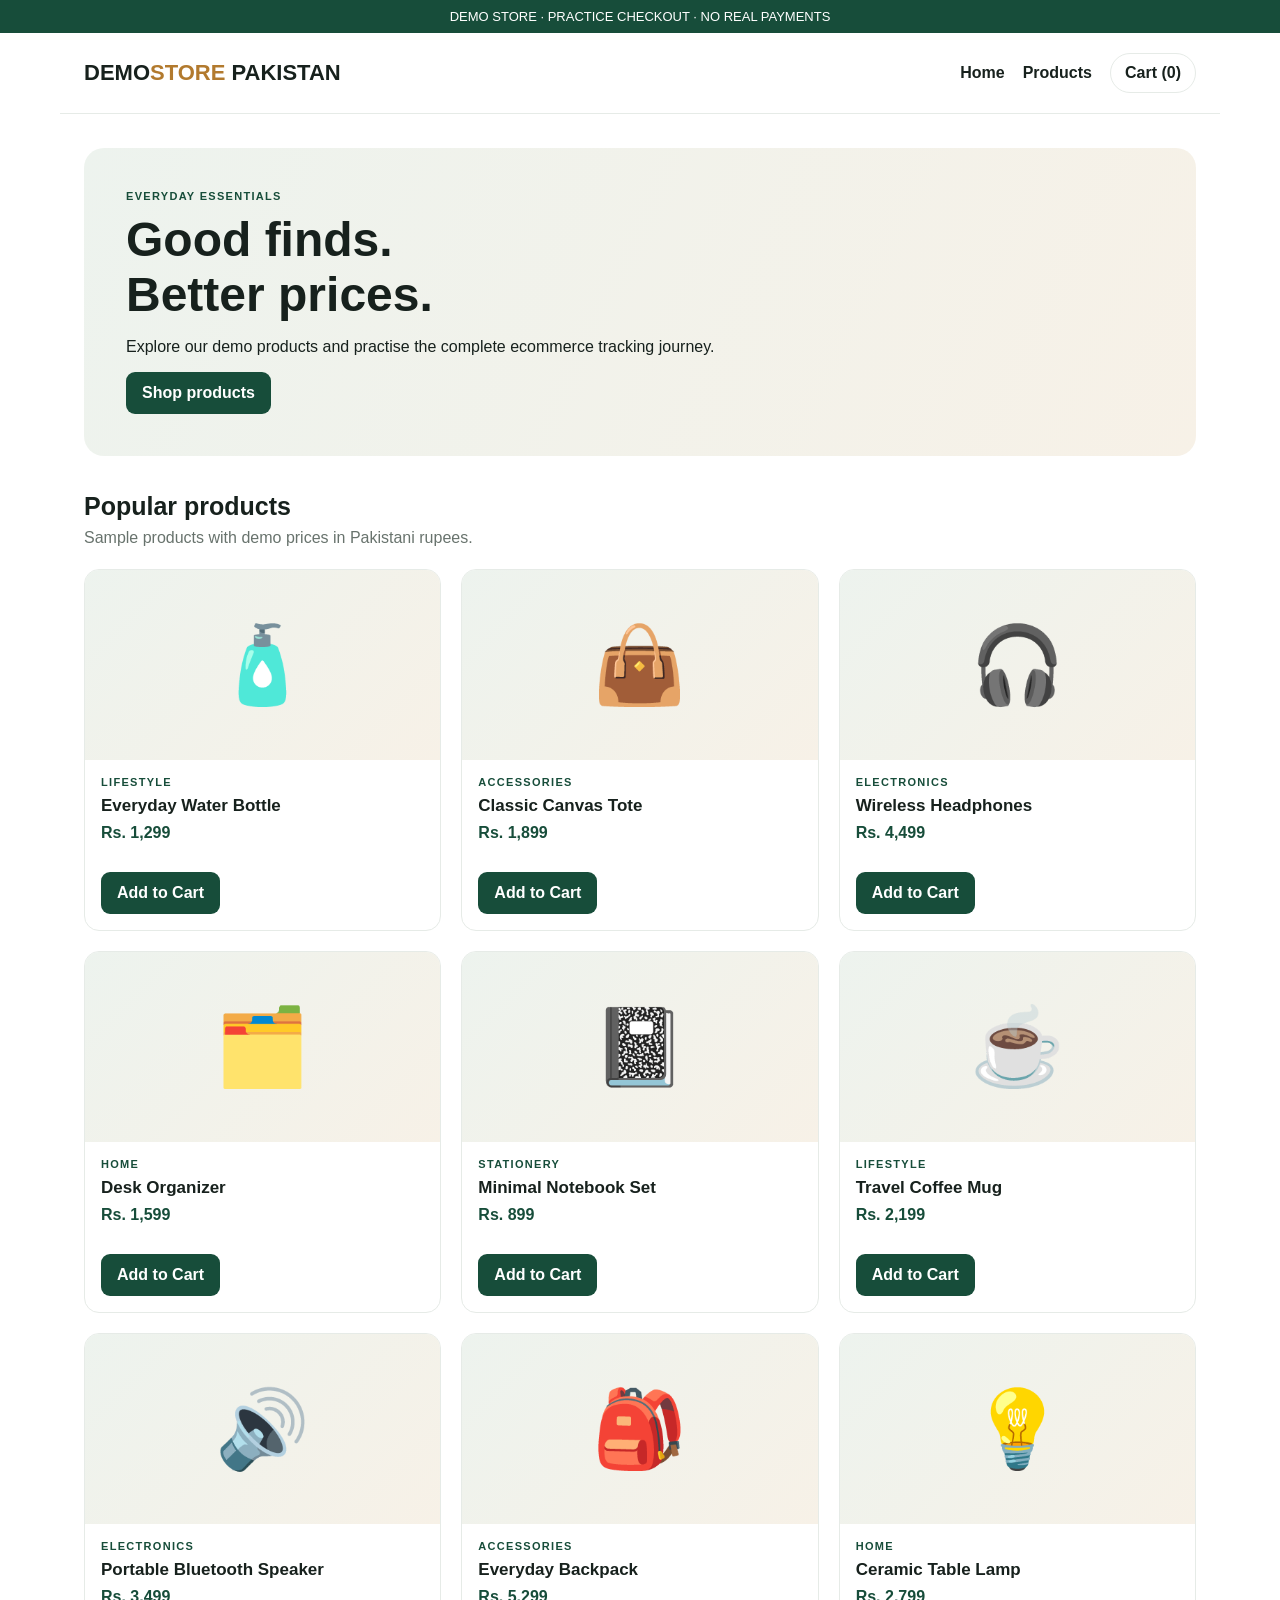
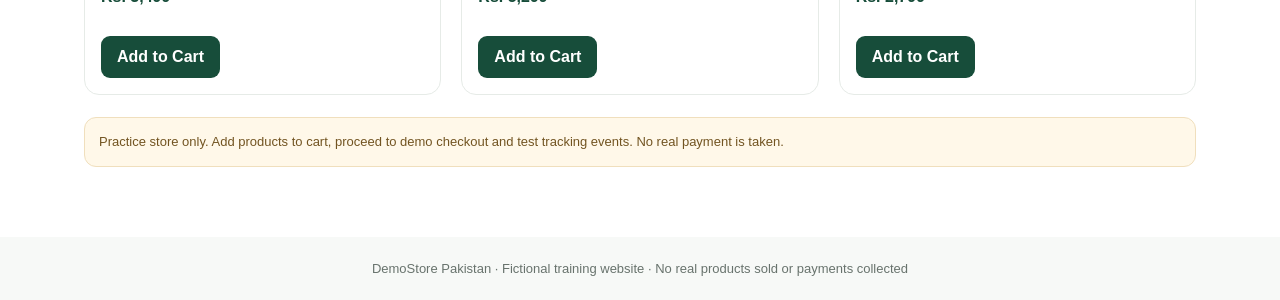
<file: index.html>
<!doctype html>
<html lang="en">
<head>
<meta charset="utf-8"><meta name="viewport" content="width=device-width, initial-scale=1">
<title>Home | DemoStore Pakistan</title>
<meta name="description" content="Demo ecommerce store for practicing GA4, GTM and Meta Pixel.">
<script async src="https://www.googletagmanager.com/gtm.js?id=GTM-N9R473S3"></script>
<script>
  window.dataLayer = window.dataLayer || [];
  function gtag(){dataLayer.push(arguments);}
  gtag('js', new Date());
</script>
<link rel="stylesheet" href="styles.css">

</head>
<body>
<div class="top">DEMO STORE · PRACTICE CHECKOUT · NO REAL PAYMENTS</div>
<header>
  <a class="brand" href="index.html">DEMO<span>STORE</span> PAKISTAN</a>
  <nav><a href="index.html">Home</a><a href="index.html#products">Products</a><a class="cart-link" href="cart.html">Cart (<span data-cart-count>0</span>)</a></nav>
</header>
<main>
<section class="hero"><div class="eyebrow">Everyday essentials</div><h1>Good finds.<br>Better prices.</h1><p>Explore our demo products and practise the complete ecommerce tracking journey.</p><a class="button" href="#products">Shop products</a></section>
<section id="products"><h2>Popular products</h2><p class="sub">Sample products with demo prices in Pakistani rupees.</p><div class="grid" id="product-grid"></div></section>
<div class="notice">Practice store only. Add products to cart, proceed to demo checkout and test tracking events. No real payment is taken.</div>
</main>
<footer>DemoStore Pakistan · Fictional training website · No real products sold or payments collected</footer>
<script src="app.js"></script>
</body></html>
</file>
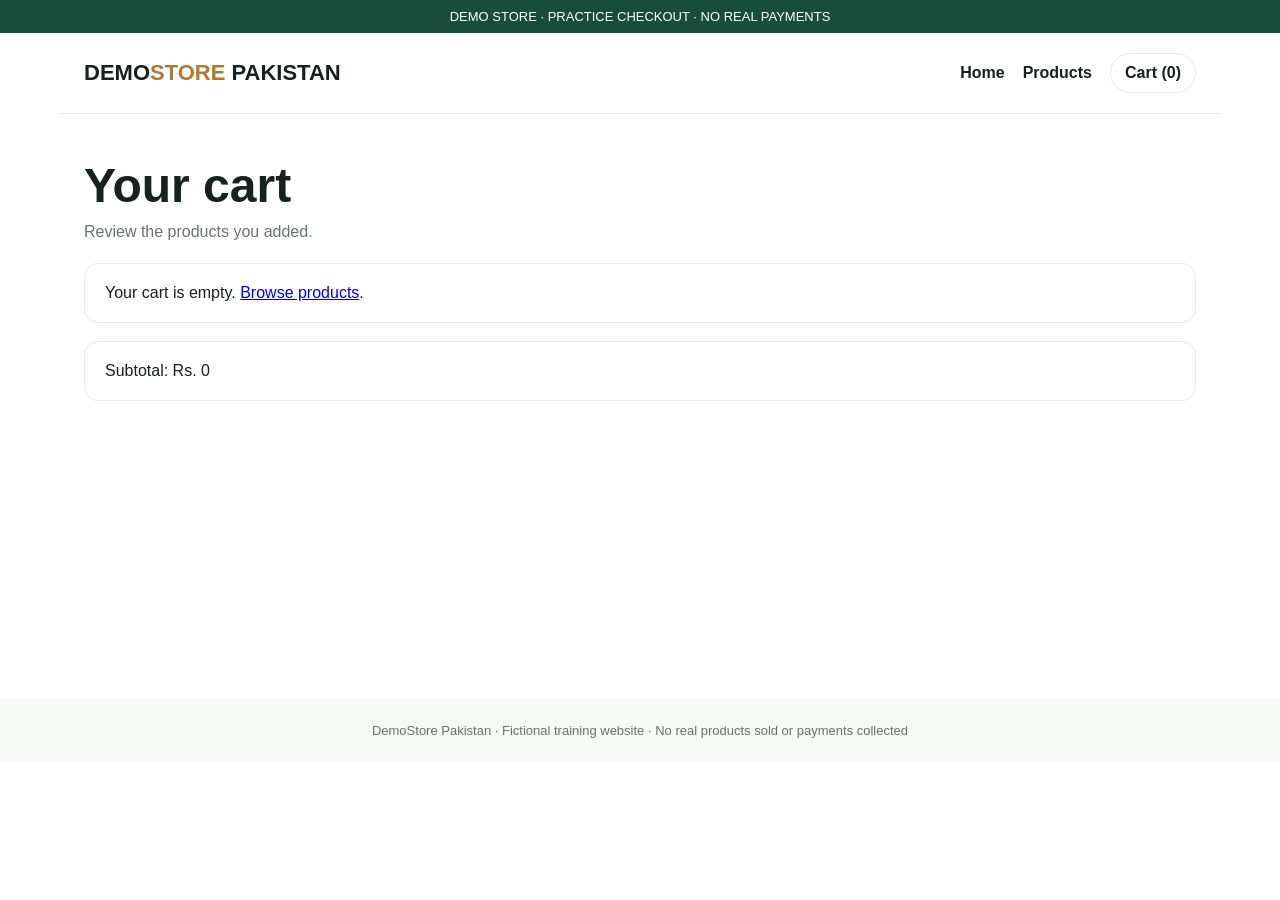
<file: cart.html>
<!doctype html>
<html lang="en">
<head>
<meta charset="utf-8"><meta name="viewport" content="width=device-width, initial-scale=1">
<title>Shopping cart | DemoStore Pakistan</title>
<meta name="description" content="Demo ecommerce store for practicing GA4, GTM and Meta Pixel.">
<script async src="https://www.googletagmanager.com/gtm.js?id=GTM-N9R473S3"></script>
<script>
  window.dataLayer = window.dataLayer || [];
  function gtag(){dataLayer.push(arguments);}
  gtag('js', new Date());
</script>
<link rel="stylesheet" href="styles.css">

</head>
<body>
<div class="top">DEMO STORE · PRACTICE CHECKOUT · NO REAL PAYMENTS</div>
<header>
  <a class="brand" href="index.html">DEMO<span>STORE</span> PAKISTAN</a>
  <nav><a href="index.html">Home</a><a href="index.html#products">Products</a><a class="cart-link" href="cart.html">Cart (<span data-cart-count>0</span>)</a></nav>
</header>
<main><h1>Your cart</h1><p class="sub">Review the products you added.</p><div id="cart-items"></div><div class="panel" id="cart-summary"></div></main>
<footer>DemoStore Pakistan · Fictional training website · No real products sold or payments collected</footer>
<script src="app.js"></script>
</body></html>
</file>
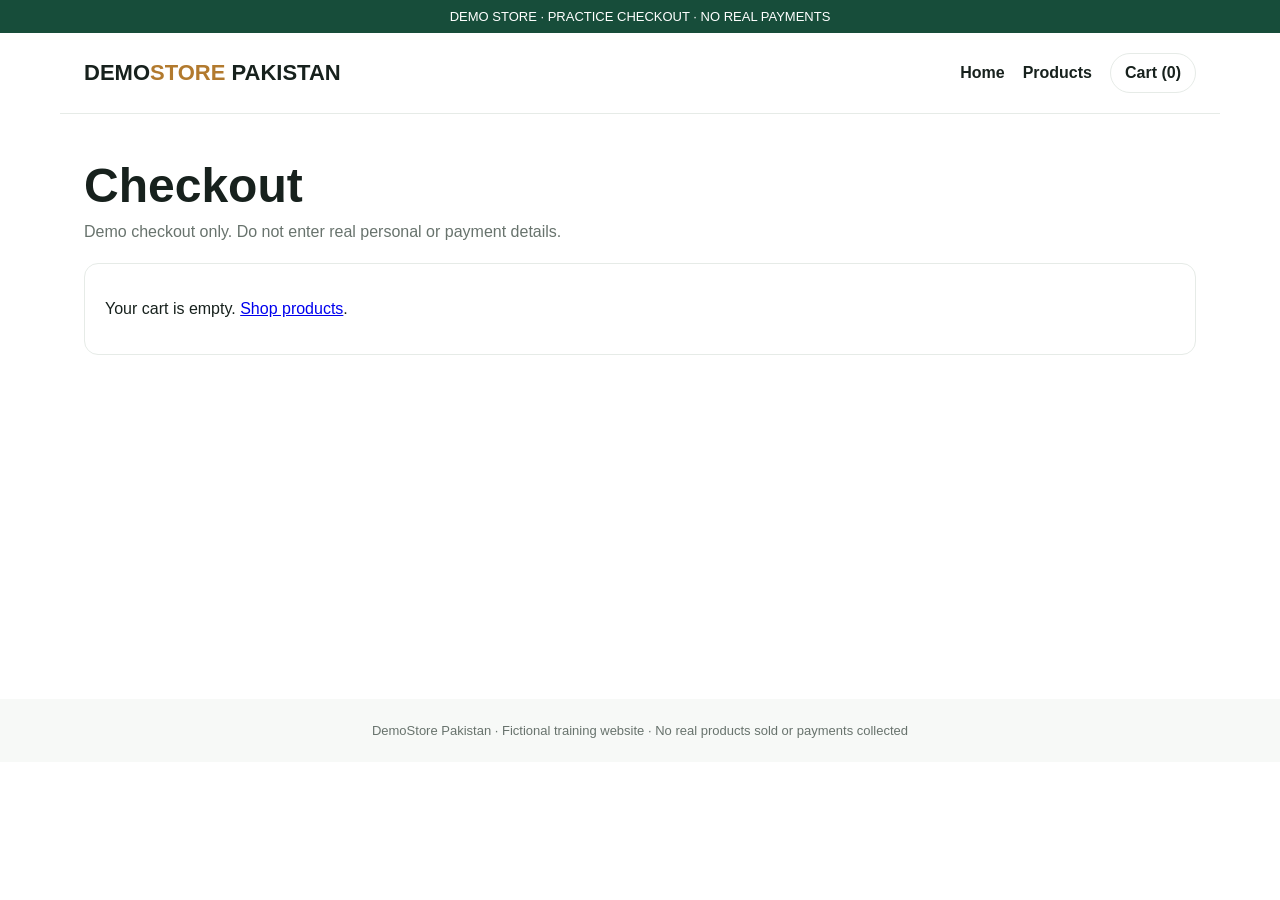
<file: checkout.html>
<!doctype html>
<html lang="en">
<head>
<meta charset="utf-8"><meta name="viewport" content="width=device-width, initial-scale=1">
<title>Checkout | DemoStore Pakistan</title>
<meta name="description" content="Demo ecommerce store for practicing GA4, GTM and Meta Pixel.">
<script async src="https://www.googletagmanager.com/gtm.js?id=GTM-N9R473S3"></script>
<script>
  window.dataLayer = window.dataLayer || [];
  function gtag(){dataLayer.push(arguments);}
  gtag('js', new Date());
</script>
<link rel="stylesheet" href="styles.css">

</head>
<body>
<div class="top">DEMO STORE · PRACTICE CHECKOUT · NO REAL PAYMENTS</div>
<header>
  <a class="brand" href="index.html">DEMO<span>STORE</span> PAKISTAN</a>
  <nav><a href="index.html">Home</a><a href="index.html#products">Products</a><a class="cart-link" href="cart.html">Cart (<span data-cart-count>0</span>)</a></nav>
</header>
<main><h1>Checkout</h1><p class="sub">Demo checkout only. Do not enter real personal or payment details.</p>
<form id="checkout-form" class="panel"><div class="form-grid">
<div class="field"><label>First name</label><input name="first_name" required placeholder="Demo"></div>
<div class="field"><label>Last name</label><input name="last_name" required placeholder="Customer"></div>
<div class="field full"><label>Email (use a fake test email)</label><input name="email" type="email" required placeholder="demo@example.com"></div>
<div class="field full"><label>Demo delivery address</label><textarea name="address" required rows="3" placeholder="123 Demo Street"></textarea></div>
</div><div id="checkout-total" class="panel"></div><button type="submit">Place demo order</button></form>
<div id="order-result"></div></main>
<footer>DemoStore Pakistan · Fictional training website · No real products sold or payments collected</footer>
<script src="app.js"></script>
</body></html>
</file>
<file: styles.css>
:root{--ink:#17211d;--muted:#68736d;--line:#e6ebe7;--paper:#f7f9f7;--green:#174d3a;--gold:#b27a2e}
*{box-sizing:border-box}body{margin:0;font-family:Arial,sans-serif;color:var(--ink);background:#fff}
.top{background:var(--green);color:#fff;text-align:center;padding:9px 16px;font-size:13px}
header{max-width:1160px;margin:auto;padding:20px 24px;display:flex;align-items:center;justify-content:space-between;border-bottom:1px solid var(--line);gap:15px}
.brand{font-weight:850;font-size:22px;text-decoration:none;color:var(--ink)}.brand span{color:var(--gold)}
nav{display:flex;gap:18px;align-items:center;flex-wrap:wrap}nav a,.cart-link{color:var(--ink);text-decoration:none;font-weight:700}
.cart-link{border:1px solid var(--line);border-radius:999px;padding:10px 14px}
main{max-width:1160px;margin:auto;padding:34px 24px 70px;min-height:65vh}
.hero{background:linear-gradient(115deg,#edf3ee,#f7f1e7);border-radius:20px;padding:42px;margin-bottom:36px}
.eyebrow,.category{color:var(--green);font-size:11px;font-weight:800;letter-spacing:1.3px;text-transform:uppercase}
h1{font-size:clamp(32px,5vw,48px);margin:10px 0}h2{font-size:25px;margin:0 0 8px}.sub{color:var(--muted);margin:0 0 22px}
.grid{display:grid;grid-template-columns:repeat(3,minmax(0,1fr));gap:20px}
.product{border:1px solid var(--line);border-radius:15px;overflow:hidden;background:#fff}
.photo{height:190px;display:grid;place-items:center;font-size:76px;background:linear-gradient(135deg,#edf3ee,#f7f1e7)}
.info{padding:16px}.name{font-size:17px;font-weight:750;margin:8px 0}.price{font-weight:800;color:var(--green);margin:0 0 14px}
button,.button{cursor:pointer;font:inherit;background:var(--green);color:white;border:0;border-radius:9px;padding:12px 16px;font-weight:750;text-decoration:none;display:inline-block}
button:hover,.button:hover{background:#103b2c}.secondary{background:#eef3ef;color:var(--green)}.secondary:hover{background:#e0e9e2}
.actions{display:flex;gap:10px;flex-wrap:wrap}.detail{display:grid;grid-template-columns:1fr 1fr;gap:35px;align-items:center}.detail .photo{height:360px;font-size:130px;border-radius:18px}
.panel{border:1px solid var(--line);border-radius:14px;padding:20px;margin:18px 0}
.cart-row{display:grid;grid-template-columns:70px 1fr auto;gap:15px;align-items:center;border-bottom:1px solid var(--line);padding:14px 0}
.cart-row .photo{height:65px;font-size:32px;border-radius:9px}.qty{width:65px;padding:8px;border:1px solid var(--line);border-radius:8px}
.form-grid{display:grid;grid-template-columns:1fr 1fr;gap:14px}.field{display:flex;flex-direction:column;gap:6px}.field.full{grid-column:1/-1}
input,textarea,select{padding:12px;border:1px solid #cfd8d1;border-radius:8px;font:inherit}
.notice{margin-top:22px;background:#fff8e9;border:1px solid #f0dfbd;border-radius:12px;padding:14px;color:#725421;font-size:13px;line-height:1.5}
footer{background:#f7f9f7;padding:24px;text-align:center;color:var(--muted);font-size:13px}
@media(max-width:760px){.grid{grid-template-columns:repeat(2,minmax(0,1fr))}.detail{grid-template-columns:1fr}}
@media(max-width:500px){header{padding:16px;flex-wrap:wrap}nav{gap:12px}main{padding:24px 14px 50px}.grid{gap:11px}.photo{height:145px;font-size:55px}.info{padding:12px}.name{font-size:14px}.hero{padding:28px 20px}.form-grid{grid-template-columns:1fr}.field.full{grid-column:auto}}
</file>
